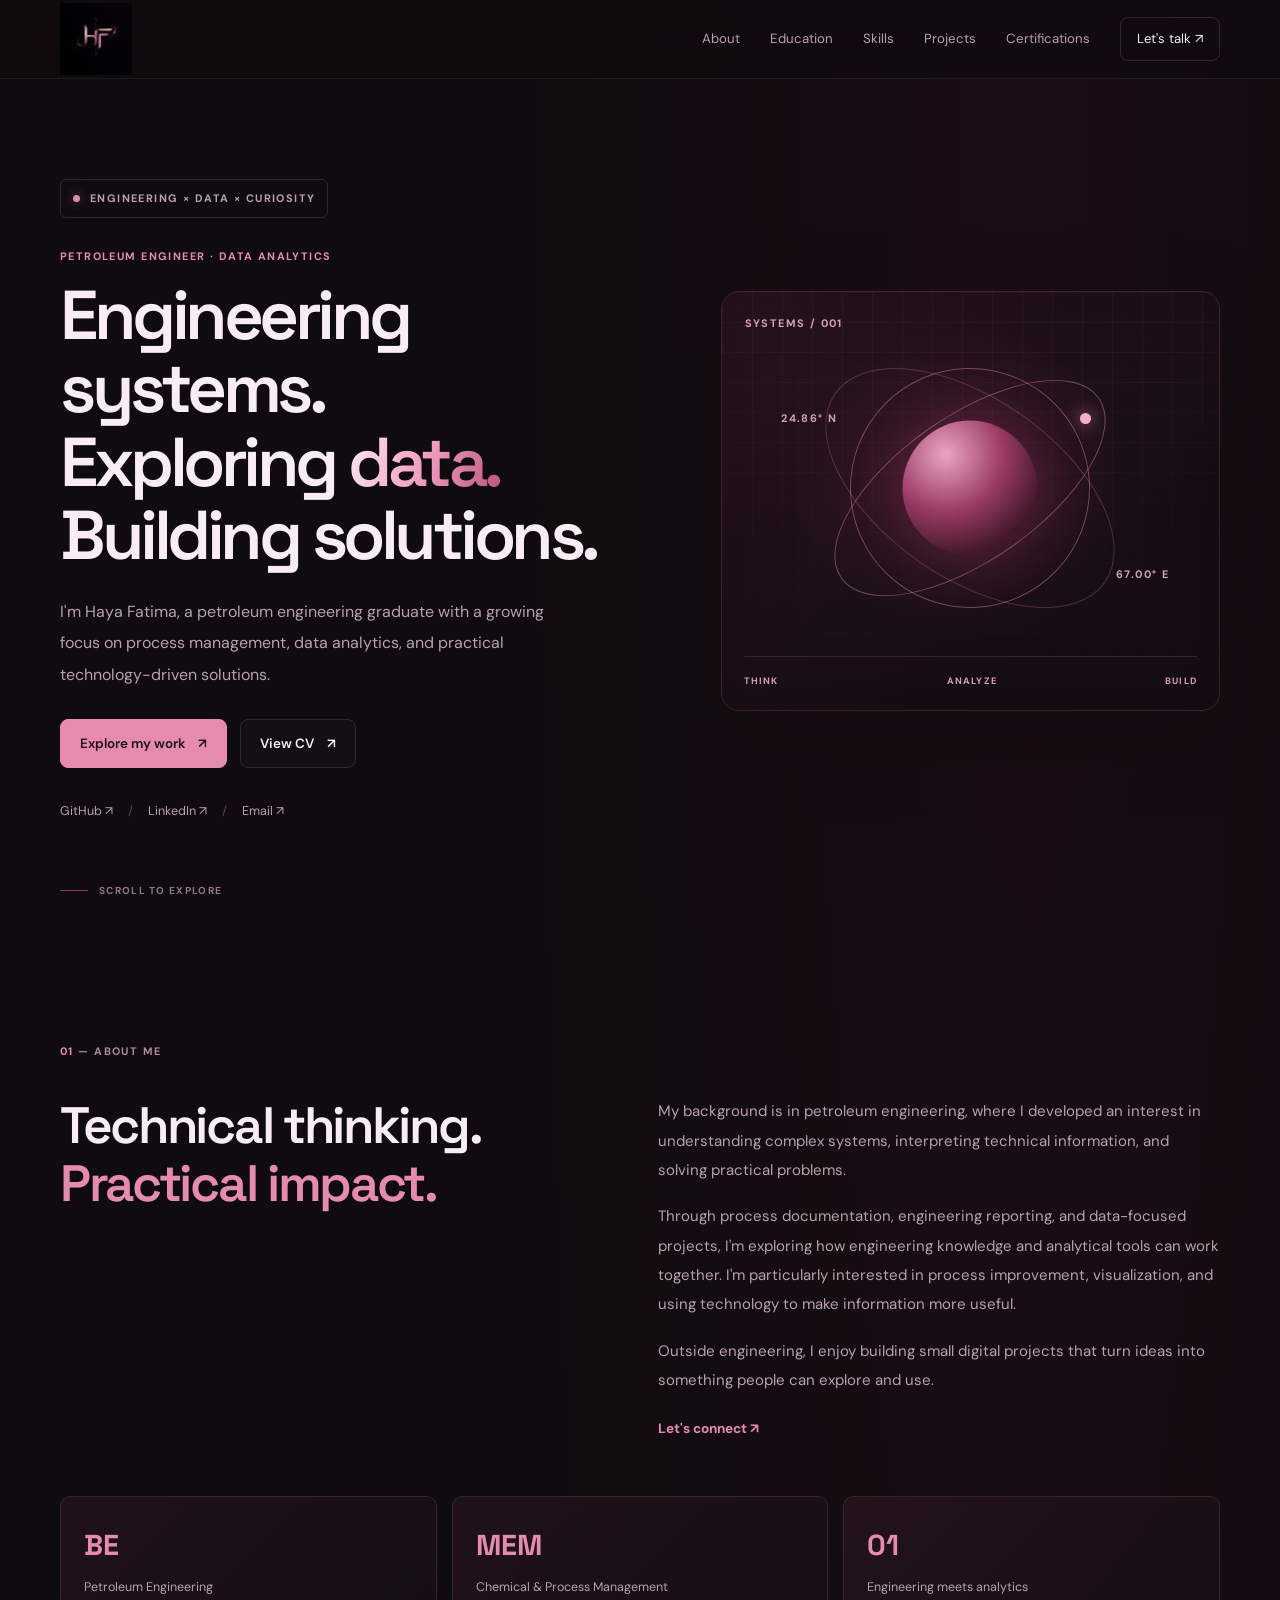
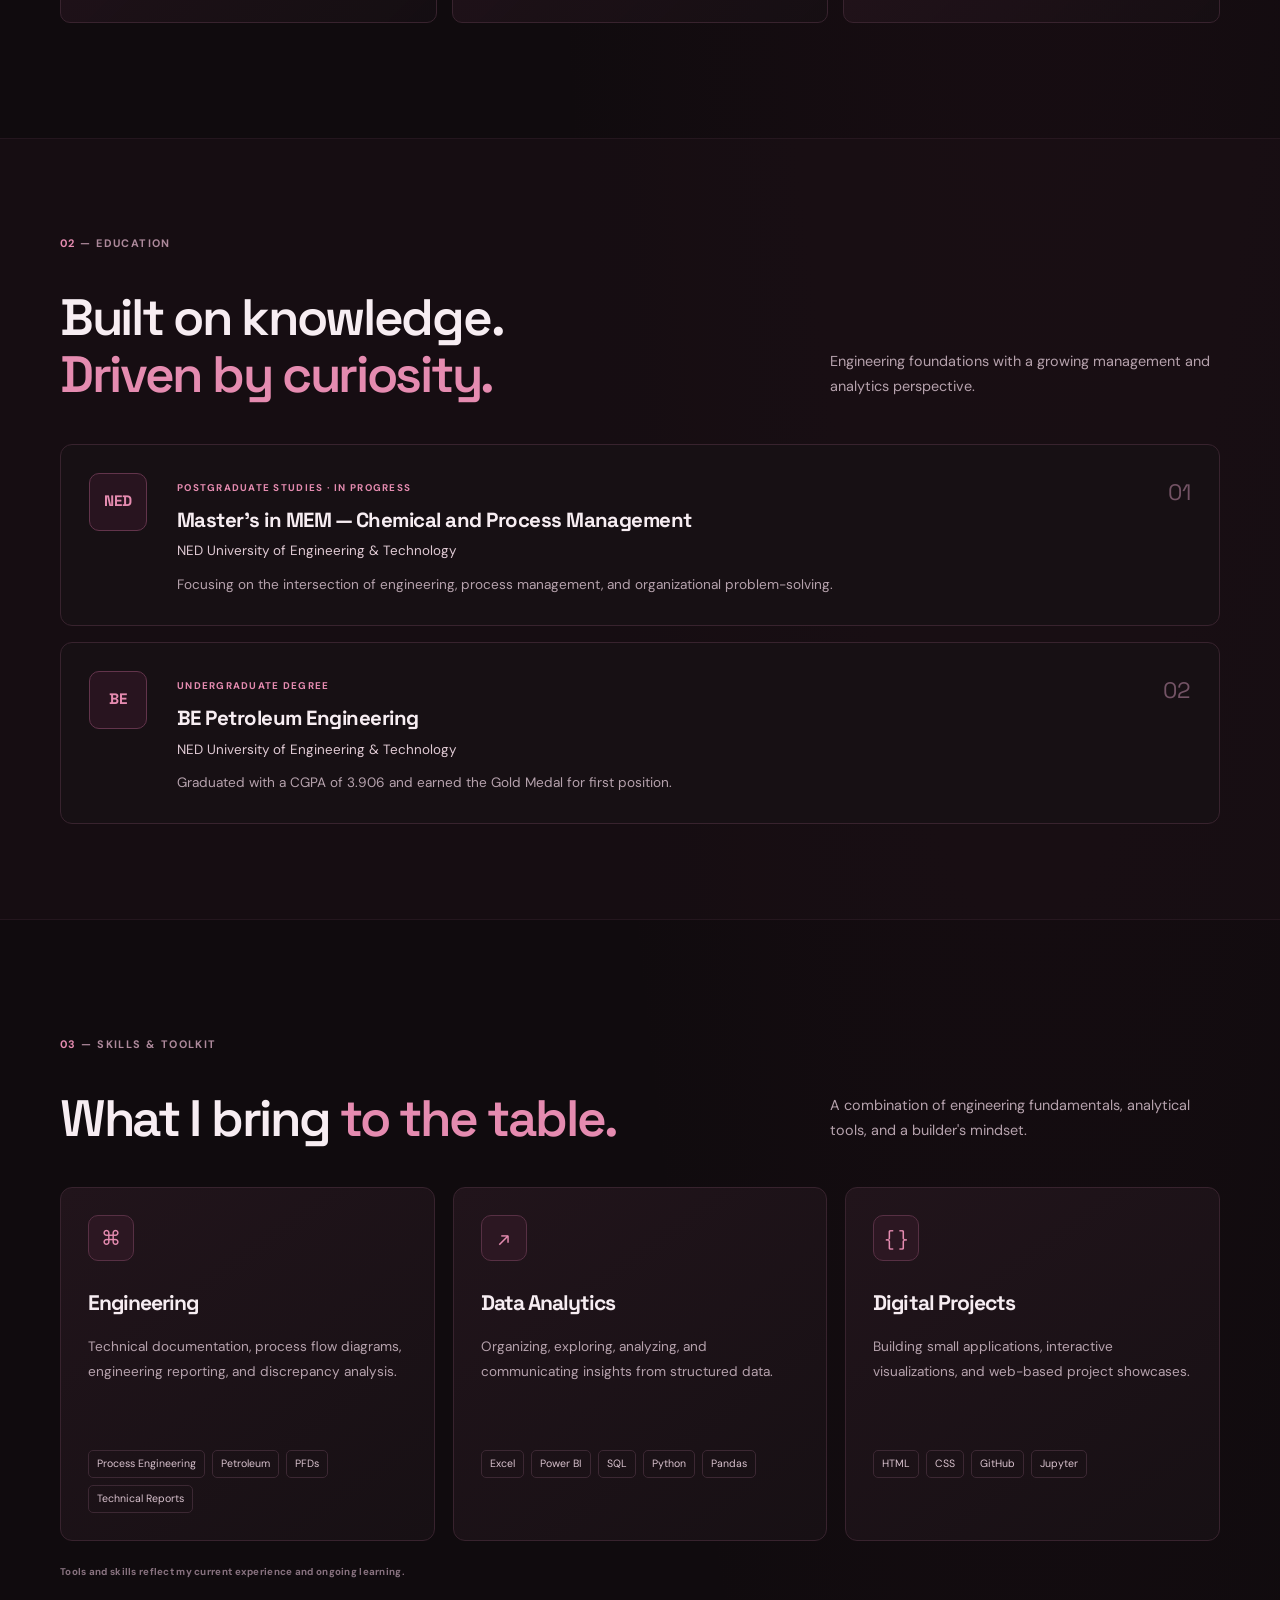
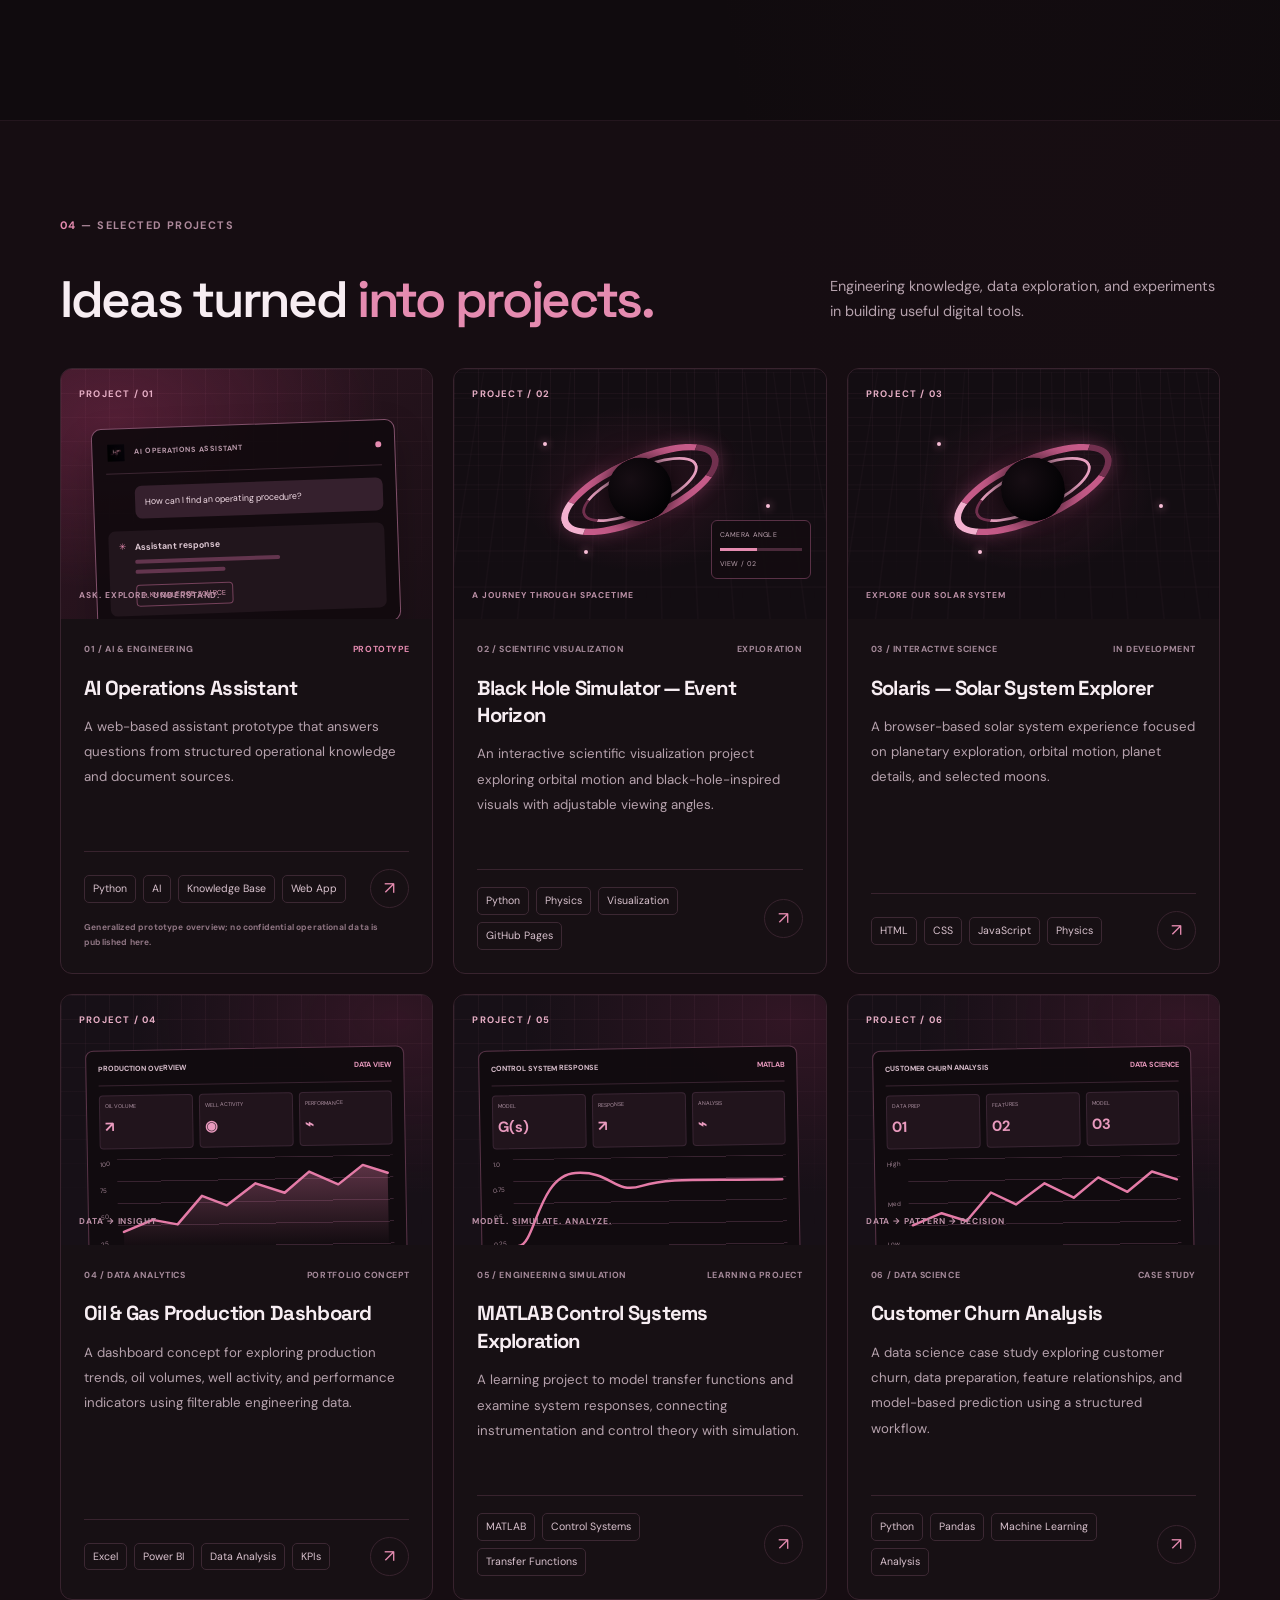
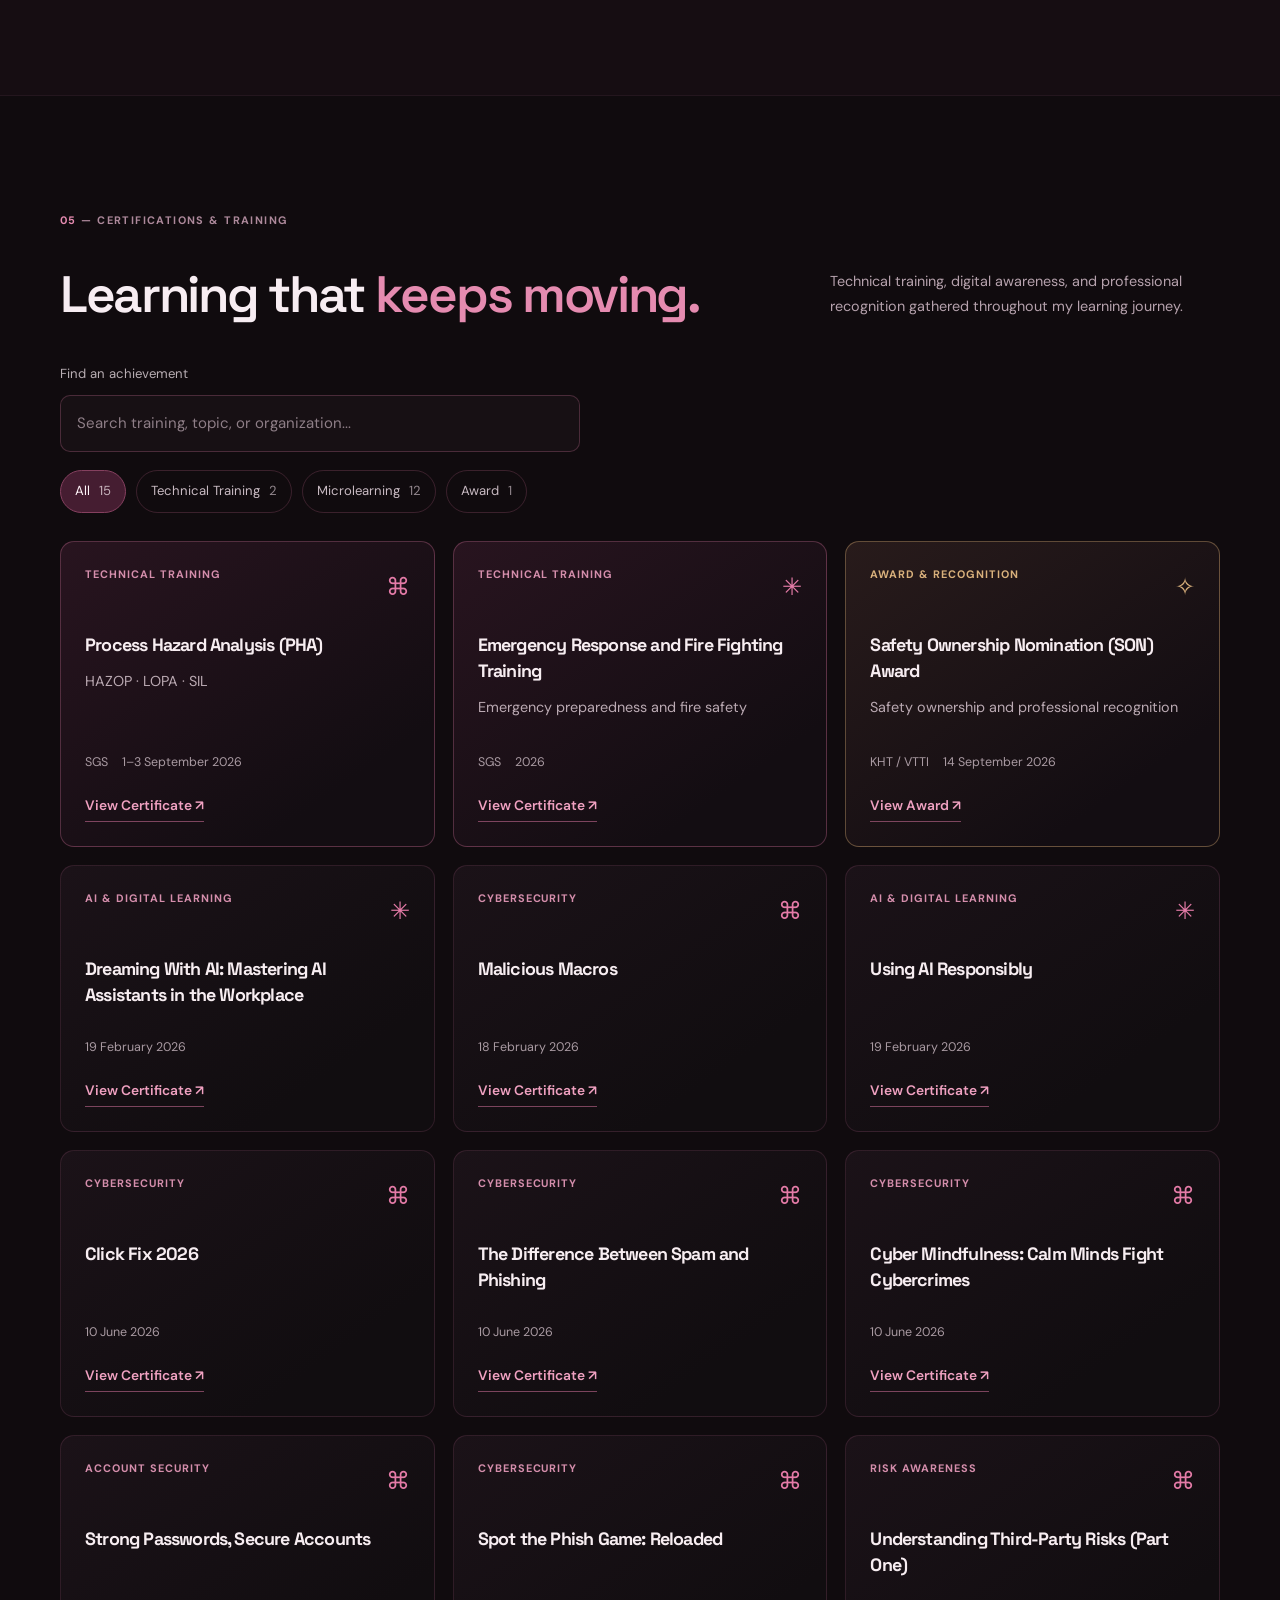
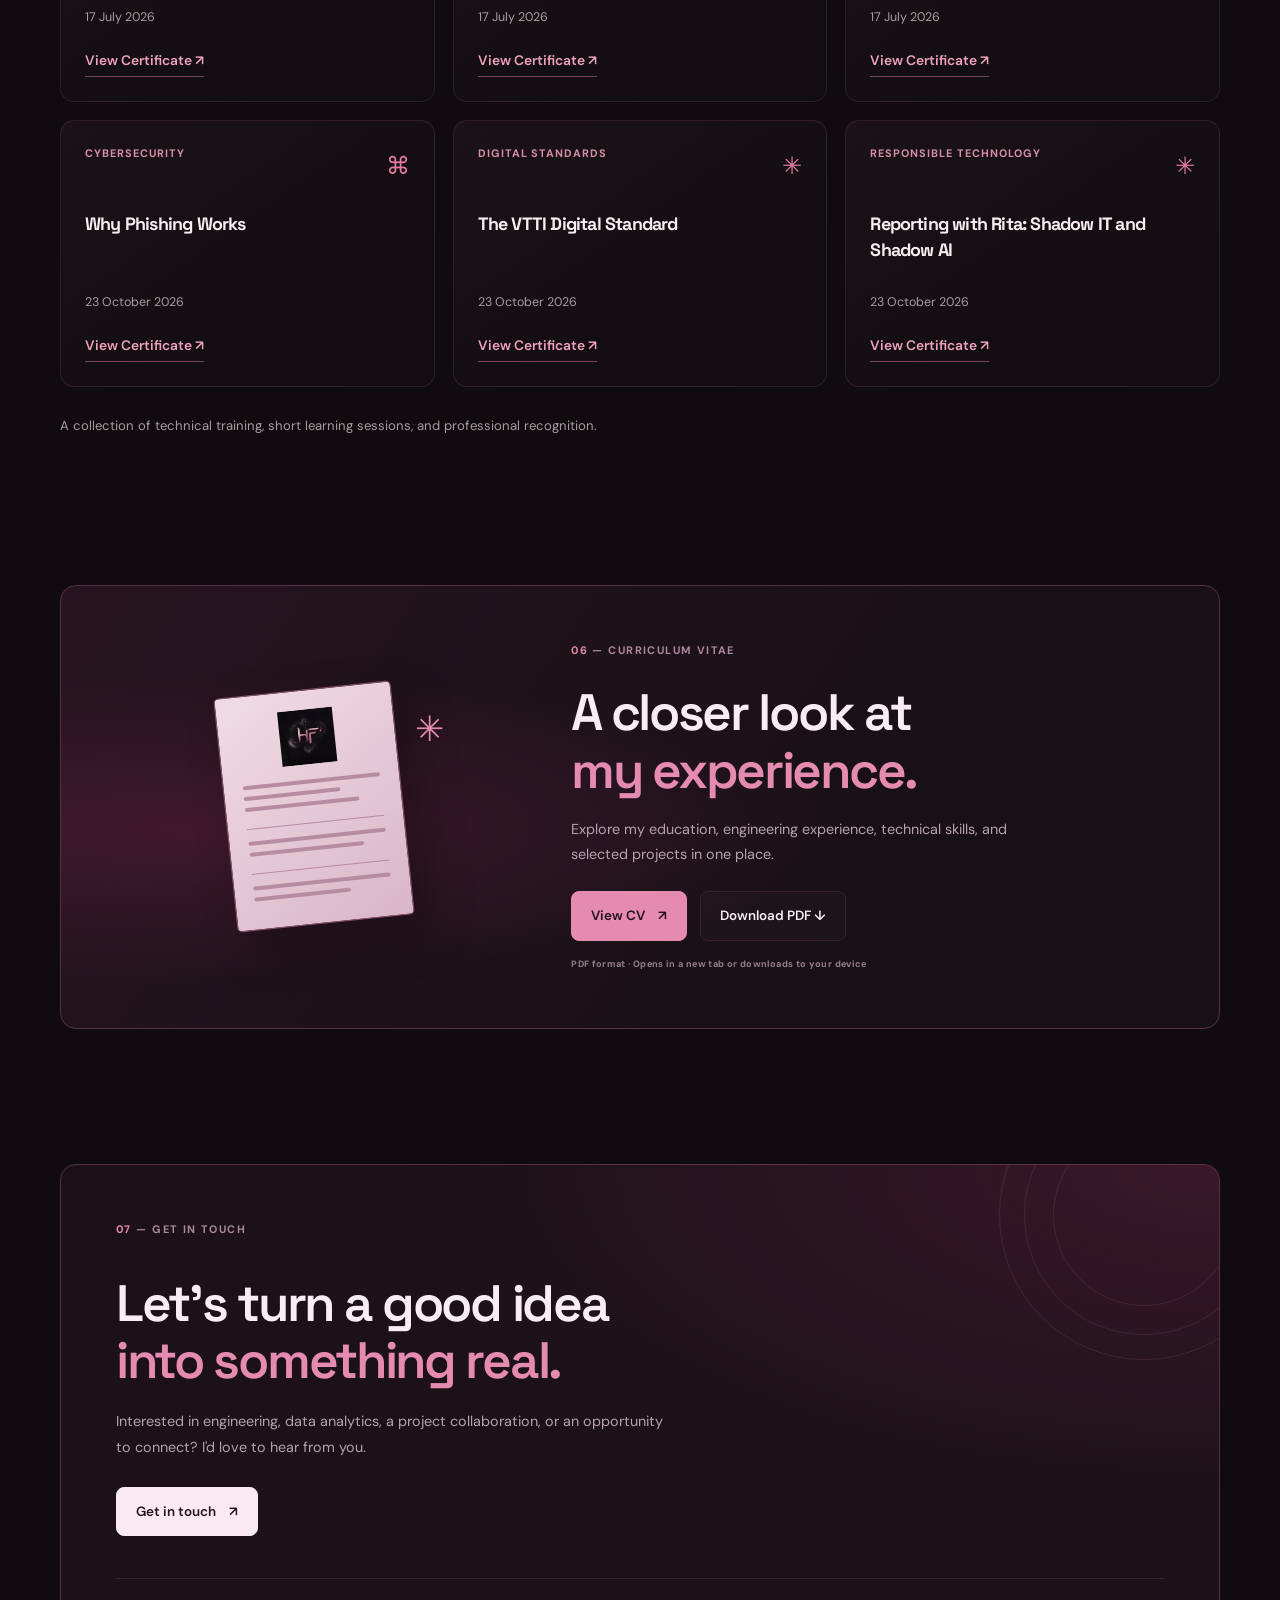
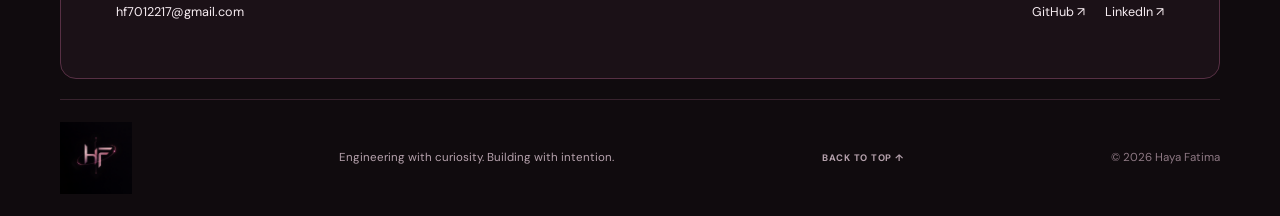
<file: index.html>
<!DOCTYPE html>
<html lang="en">
<head>
  <meta charset="UTF-8">
  <meta name="viewport" content="width=device-width, initial-scale=1.0">
  <meta name="theme-color" content="#100b0e">
  <meta name="description" content="Haya Fatima — Petroleum Engineer, Process Engineering professional, and Data Analytics enthusiast. Explore engineering projects, certifications, technical training, and education.">

  <title>Haya Fatima | Engineering &amp; Data Analytics</title>

  <link rel="preconnect" href="https://fonts.googleapis.com">
  <link rel="preconnect" href="https://fonts.gstatic.com" crossorigin>
  <link href="https://fonts.googleapis.com/css2?family=DM+Sans:wght@400;500;600;700&family=Space+Grotesk:wght@400;500;600;700&display=swap" rel="stylesheet">

  <link rel="stylesheet" href="style.css">

  <style>
    /* CERTIFICATIONS */
    .certifications-section { position: relative; }

    .certification-controls { margin: 36px 0 28px; }

    .cert-search-label {
      display: block;
      margin-bottom: 9px;
      color: #b8aeb3;
      font-size: .82rem;
    }

    .cert-search {
      width: 100%;
      max-width: 520px;
      padding: 14px 16px;
      border: 1px solid rgba(228,123,167,.25);
      border-radius: 10px;
      background: #171014;
      color: #f7edf1;
      font: inherit;
      outline: none;
    }

    .cert-search:focus {
      border-color: #e47ba7;
      box-shadow: 0 0 0 3px rgba(228,123,167,.1);
    }

    .cert-search::placeholder { color: #8e7e87; }

    .cert-filters {
      display: flex;
      flex-wrap: wrap;
      gap: 10px;
      margin-top: 18px;
    }

    .cert-filter {
      padding: 9px 14px;
      border: 1px solid rgba(228,123,167,.2);
      border-radius: 999px;
      background: transparent;
      color: #c8bac2;
      font: inherit;
      font-size: .82rem;
      cursor: pointer;
      transition: background .2s, color .2s, border-color .2s;
    }

    .cert-filter span { margin-left: 5px; opacity: .7; }

    .cert-filter:hover,
    .cert-filter.active {
      background: #451d31;
      border-color: #85405f;
      color: #fff4f8;
    }

    .certification-grid {
      display: grid;
      grid-template-columns: repeat(3, minmax(0, 1fr));
      gap: 18px;
    }

    .cert-card {
      display: flex;
      flex-direction: column;
      min-width: 0;
      padding: 24px;
      border: 1px solid rgba(228,123,167,.14);
      border-radius: 14px;
      background: linear-gradient(145deg, #1b1218, #110d10 75%);
      transition: transform .2s ease, border-color .2s ease;
    }

    .cert-card:hover {
      transform: translateY(-3px);
      border-color: rgba(228,123,167,.48);
    }

    .cert-card[hidden] { display: none !important; }

    .cert-card-top {
      display: flex;
      align-items: flex-start;
      justify-content: space-between;
      gap: 12px;
      margin-bottom: 24px;
    }

    .cert-type {
      color: #d58eac;
      font-size: .68rem;
      font-weight: 700;
      letter-spacing: .09em;
      line-height: 1.6;
    }

    .cert-symbol { color: #e47ba7; font-size: 1.5rem; }

    .cert-card h3 {
      margin: 0 0 12px;
      color: #f7edf1;
      font-family: "Space Grotesk", sans-serif;
      font-size: 1.12rem;
      line-height: 1.45;
    }

    .cert-subtitle {
      margin: 0 0 16px;
      color: #bbaab3;
      font-size: .9rem;
      line-height: 1.6;
    }

    .cert-details {
      display: flex;
      flex-wrap: wrap;
      gap: 8px 14px;
      margin-top: auto;
      padding-top: 18px;
      color: #a99aa2;
      font-size: .78rem;
      line-height: 1.6;
    }

    .cert-link {
      display: inline-flex;
      align-self: flex-start;
      margin-top: 20px;
      padding-bottom: 4px;
      border-bottom: 1px solid rgba(228,123,167,.5);
      color: #f0a1c1;
      font-size: .86rem;
      font-weight: 600;
      text-decoration: none;
    }

    .cert-link:hover { color: #fff; border-color: #fff; }

    .cert-featured {
      border-color: rgba(228,123,167,.3);
      background: linear-gradient(145deg, #28141f, #130d12 78%);
    }

    .cert-award {
      border-color: rgba(219,174,117,.38);
      background: linear-gradient(145deg, #281b1b, #130d12 78%);
    }

    .cert-award .cert-type,
    .cert-award .cert-symbol { color: #d9b17c; }

    .cert-empty {
      padding: 28px 0;
      color: #bbaab3;
      text-align: center;
    }

    .cert-note {
      margin-top: 28px;
      color: #a99aa2;
      font-size: .82rem;
      line-height: 1.7;
    }

    @media (max-width: 900px) {
      .certification-grid { grid-template-columns: repeat(2, minmax(0, 1fr)); }
    }

    @media (max-width: 560px) {
      .certification-grid { grid-template-columns: 1fr; }
      .cert-card { padding: 21px; }
      .cert-filters { gap: 8px; }
      .cert-filter { padding: 8px 11px; }
    }
  </style>
</head>

<body>
  <header class="site-header">
    <nav class="nav container" aria-label="Main navigation">
      <a class="logo" href="#home" aria-label="Haya Fatima home">
        <img src="./assets/logo.png" alt="Haya Fatima logo" class="brand-image brand-image-nav">
      </a>

      <div class="nav-links">
        <a href="#about">About</a>
        <a href="#education">Education</a>
        <a href="#skills">Skills</a>
        <a href="#projects">Projects</a>
        <a href="#certifications">Certifications</a>
        <a class="nav-cta" href="#contact">Let's talk ↗</a>
      </div>
    </nav>
  </header>

  <main>
    <!-- HERO -->
    <section class="hero container" id="home">
      <div class="hero-copy">
        <div class="eyebrow">
          <span class="status-dot"></span>
          ENGINEERING × DATA × CURIOSITY
        </div>

        <p class="hero-kicker">PETROLEUM ENGINEER · DATA ANALYTICS</p>

        <h1>
          Engineering systems.<br>
          Exploring <span class="gradient-text">data.</span><br>
          Building solutions.
        </h1>

        <p class="hero-description">
          I'm Haya Fatima, a petroleum engineering graduate with a
          growing focus on process management, data analytics, and
          practical technology-driven solutions.
        </p>

        <div class="hero-actions">
          <a class="button button-primary" href="#projects">Explore my work <span>↗</span></a>
          <a class="button button-secondary" href="./assets/Haya%20Fatima%20CV.pdf" target="_blank" rel="noopener noreferrer">View CV <span>↗</span></a>
        </div>

        <div class="hero-socials">
          <a href="https://github.com/HayaFatima-003" target="_blank" rel="noopener noreferrer">GitHub ↗</a>
          <span>/</span>
          <a href="https://www.linkedin.com/in/haya-f-849878266/" target="_blank" rel="noopener noreferrer">LinkedIn ↗</a>
          <span>/</span>
          <a href="mailto:hf7012217@gmail.com">Email ↗</a>
        </div>
      </div>

      <div class="hero-art" aria-label="Abstract engineering-inspired maroon artwork">
        <div class="hero-art-label">SYSTEMS / 001</div>
        <div class="hero-ring ring-a"></div>
        <div class="hero-ring ring-b"></div>
        <div class="hero-ring ring-c"></div>
        <div class="hero-orb"></div>
        <div class="hero-orbit-dot"></div>
        <div class="hero-coordinate coord-one">24.86° N</div>
        <div class="hero-coordinate coord-two">67.00° E</div>
        <div class="hero-art-bottom"><span>THINK</span><span>ANALYZE</span><span>BUILD</span></div>
      </div>

      <a class="scroll-cue" href="#about"><span></span> SCROLL TO EXPLORE</a>
    </section>

    <!-- ABOUT -->
    <section class="section container" id="about">
      <div class="section-label"><span>01</span> — ABOUT ME</div>

      <div class="about-grid">
        <h2>Technical thinking.<br><span>Practical impact.</span></h2>
        <div class="about-copy">
          <p>My background is in petroleum engineering, where I developed an interest in understanding complex systems, interpreting technical information, and solving practical problems.</p>
          <p>Through process documentation, engineering reporting, and data-focused projects, I'm exploring how engineering knowledge and analytical tools can work together. I'm particularly interested in process improvement, visualization, and using technology to make information more useful.</p>
          <p>Outside engineering, I enjoy building small digital projects that turn ideas into something people can explore and use.</p>
          <a class="text-link" href="#contact">Let's connect ↗</a>
        </div>
      </div>

      <div class="about-stats">
        <article class="stat-card"><span class="stat-number">BE</span><span class="stat-caption">Petroleum Engineering</span></article>
        <article class="stat-card"><span class="stat-number">MEM</span><span class="stat-caption">Chemical &amp; Process Management</span></article>
        <article class="stat-card"><span class="stat-number">01</span><span class="stat-caption">Engineering meets analytics</span></article>
      </div>
    </section>

    <!-- EDUCATION -->
    <section class="section education-section" id="education">
      <div class="container">
        <div class="section-label"><span>02</span> — EDUCATION</div>
        <div class="section-heading">
          <h2>Built on knowledge.<br><span>Driven by curiosity.</span></h2>
          <p>Engineering foundations with a growing management and analytics perspective.</p>
        </div>

        <div class="education-list">
          <article class="education-card">
            <div class="education-mark">NED</div>
            <div class="education-content">
              <span class="card-overline">POSTGRADUATE STUDIES · IN PROGRESS</span>
              <h3>Master's in MEM — Chemical and Process Management</h3>
              <p class="institution">NED University of Engineering &amp; Technology</p>
              <p>Focusing on the intersection of engineering, process management, and organizational problem-solving.</p>
            </div>
            <span class="education-index">01</span>
          </article>

          <article class="education-card">
            <div class="education-mark">BE</div>
            <div class="education-content">
              <span class="card-overline">UNDERGRADUATE DEGREE</span>
              <h3>BE Petroleum Engineering</h3>
              <p class="institution">NED University of Engineering &amp; Technology</p>
              <p>Graduated with a CGPA of 3.906 and earned the Gold Medal for first position.</p>
            </div>
            <span class="education-index">02</span>
          </article>
        </div>
      </div>
    </section>

    <!-- SKILLS -->
    <section class="section container" id="skills">
      <div class="section-label"><span>03</span> — SKILLS &amp; TOOLKIT</div>
      <div class="section-heading">
        <h2>What I bring <span>to the table.</span></h2>
        <p>A combination of engineering fundamentals, analytical tools, and a builder's mindset.</p>
      </div>

      <div class="skills-grid">
        <article class="skill-card">
          <div class="skill-icon">⌘</div>
          <h3>Engineering</h3>
          <p>Technical documentation, process flow diagrams, engineering reporting, and discrepancy analysis.</p>
          <div class="tags"><span>Process Engineering</span><span>Petroleum</span><span>PFDs</span><span>Technical Reports</span></div>
        </article>

        <article class="skill-card">
          <div class="skill-icon">↗</div>
          <h3>Data Analytics</h3>
          <p>Organizing, exploring, analyzing, and communicating insights from structured data.</p>
          <div class="tags"><span>Excel</span><span>Power BI</span><span>SQL</span><span>Python</span><span>Pandas</span></div>
        </article>

        <article class="skill-card">
          <div class="skill-icon">{ }</div>
          <h3>Digital Projects</h3>
          <p>Building small applications, interactive visualizations, and web-based project showcases.</p>
          <div class="tags"><span>HTML</span><span>CSS</span><span>GitHub</span><span>Jupyter</span></div>
        </article>
      </div>

      <p class="skills-note">Tools and skills reflect my current experience and ongoing learning.</p>
    </section>

    <!-- PROJECTS -->
    <section class="section projects-section" id="projects">
      <div class="container">
        <div class="section-label"><span>04</span> — SELECTED PROJECTS</div>
        <div class="section-heading projects-heading">
          <h2>Ideas turned <span>into projects.</span></h2>
          <p>Engineering knowledge, data exploration, and experiments in building useful digital tools.</p>
        </div>

        <div class="project-grid">
          <article class="project-card">
            <div class="project-visual visual-assistant">
              <span class="visual-index">PROJECT / 01</span>
              <div class="assistant-ui">
                <div class="assistant-topbar">
                  <span class="mini-logo"><img src="./assets/logo.png" alt="" class="brand-image brand-image-mini"></span>
                  <span>AI OPERATIONS ASSISTANT</span><i></i>
                </div>
                <div class="chat-row user-chat">How can I find an operating procedure?</div>
                <div class="chat-row bot-chat">
                  <span class="bot-mark">✳</span>
                  <div><b>Assistant response</b><span class="chat-line"></span><span class="chat-line short"></span><span class="reference-chip">↗ KNOWLEDGE SOURCE</span></div>
                </div>
              </div>
              <span class="visual-caption">ASK. EXPLORE. UNDERSTAND.</span>
            </div>
            <div class="project-info">
              <div class="project-meta"><span>01 / AI &amp; ENGINEERING</span><span class="project-status">PROTOTYPE</span></div>
              <h3>AI Operations Assistant</h3>
              <p>A web-based assistant prototype that answers questions from structured operational knowledge and document sources.</p>
              <div class="project-footer">
                <div class="tags"><span>Python</span><span>AI</span><span>Knowledge Base</span><span>Web App</span></div>
                <a class="project-link" href="https://hayafatima-003.github.io/AI_ASSISTANT_FRONTEND/" target="_blank" rel="noopener noreferrer" aria-label="Explore AI Operations Assistant">↗</a>
              </div>
              <p class="project-footnote">Generalized prototype overview; no confidential operational data is published here.</p>
            </div>
          </article>

          <article class="project-card">
            <div class="project-visual visual-blackhole">
              <span class="visual-index">PROJECT / 02</span><div class="space-grid"></div>
              <div class="space-star star-a"></div><div class="space-star star-b"></div><div class="space-star star-c"></div>
              <div class="blackhole-scene"><div class="accretion-ring"></div><div class="accretion-ring ring-inner"></div><div class="event-horizon"></div></div>
              <div class="sim-control"><span>CAMERA ANGLE</span><div class="fake-slider"><i></i></div><span>VIEW / 02</span></div>
              <span class="visual-caption">A JOURNEY THROUGH SPACETIME</span>
            </div>
            <div class="project-info">
              <div class="project-meta"><span>02 / SCIENTIFIC VISUALIZATION</span><span>EXPLORATION</span></div>
              <h3>Black Hole Simulator — Event Horizon</h3>
              <p>An interactive scientific visualization project exploring orbital motion and black-hole-inspired visuals with adjustable viewing angles.</p>
              <div class="project-footer">
                <div class="tags"><span>Python</span><span>Physics</span><span>Visualization</span><span>GitHub Pages</span></div>
                <a class="project-link" href="https://hayafatima-003.github.io/Black-hole-simulator/" target="_blank" rel="noopener noreferrer" aria-label="Explore Black Hole Simulator">↗</a>
              </div>
            </div>
          </article>

          <article class="project-card">
            <div class="project-visual visual-blackhole">
              <span class="visual-index">PROJECT / 03</span><div class="space-grid"></div>
              <div class="space-star star-a"></div><div class="space-star star-b"></div><div class="space-star star-c"></div>
              <div class="blackhole-scene"><div class="accretion-ring"></div><div class="accretion-ring ring-inner"></div><div class="event-horizon"></div></div>
              <span class="visual-caption">EXPLORE OUR SOLAR SYSTEM</span>
            </div>
            <div class="project-info">
              <div class="project-meta"><span>03 / INTERACTIVE SCIENCE</span><span>IN DEVELOPMENT</span></div>
              <h3>Solaris — Solar System Explorer</h3>
              <p>A browser-based solar system experience focused on planetary exploration, orbital motion, planet details, and selected moons.</p>
              <div class="project-footer">
                <div class="tags"><span>HTML</span><span>CSS</span><span>JavaScript</span><span>Physics</span></div>
                <a class="project-link" href="https://hayafatima-003.github.io/Solaris/" target="_blank" rel="noopener noreferrer" aria-label="Explore Solaris">↗</a>
              </div>
            </div>
          </article>

          <article class="project-card">
            <div class="project-visual visual-dashboard">
              <span class="visual-index">PROJECT / 04</span>
              <div class="dashboard-ui">
                <div class="dashboard-top"><span>PRODUCTION OVERVIEW</span><span class="dashboard-live">DATA VIEW</span></div>
                <div class="dashboard-kpis"><div><span>OIL VOLUME</span><b>↗</b></div><div><span>WELL ACTIVITY</span><b>◉</b></div><div><span>PERFORMANCE</span><b>⌁</b></div></div>
                <div class="chart-panel"><div class="chart-y-labels"><span>100</span><span>75</span><span>50</span><span>25</span></div><div class="chart-area"><div class="chart-guides"></div>
                  <svg class="production-chart" viewBox="0 0 320 110" role="img" aria-label="Illustrative production trend line">
                    <defs><linearGradient id="chartFill4" x1="0" y1="0" x2="0" y2="1"><stop offset="0%" stop-color="#e47ba7" stop-opacity=".35"/><stop offset="100%" stop-color="#e47ba7" stop-opacity="0"/></linearGradient></defs>
                    <path d="M0 88 L35 74 L65 80 L95 46 L125 58 L160 32 L195 44 L225 19 L260 35 L290 12 L320 22 L320 110 L0 110 Z" fill="url(#chartFill4)"/>
                    <polyline points="0,88 35,74 65,80 95,46 125,58 160,32 195,44 225,19 260,35 290,12 320,22" fill="none" stroke="#e47ba7" stroke-width="3" stroke-linecap="round" stroke-linejoin="round"/>
                  </svg>
                </div></div>
                <div class="chart-legend"><span></span> Illustrative production trend</div>
              </div>
              <span class="visual-caption">DATA → INSIGHT</span>
            </div>
            <div class="project-info">
              <div class="project-meta"><span>04 / DATA ANALYTICS</span><span>PORTFOLIO CONCEPT</span></div>
              <h3>Oil &amp; Gas Production Dashboard</h3>
              <p>A dashboard concept for exploring production trends, oil volumes, well activity, and performance indicators using filterable engineering data.</p>
              <div class="project-footer">
                <div class="tags"><span>Excel</span><span>Power BI</span><span>Data Analysis</span><span>KPIs</span></div>
                <a class="project-link" href="https://github.com/HayaFatima-003" target="_blank" rel="noopener noreferrer" aria-label="Explore Oil and Gas Production Dashboard">↗</a>
              </div>
            </div>
          </article>

          <article class="project-card">
            <div class="project-visual visual-dashboard">
              <span class="visual-index">PROJECT / 05</span>
              <div class="dashboard-ui">
                <div class="dashboard-top"><span>CONTROL SYSTEM RESPONSE</span><span class="dashboard-live">MATLAB</span></div>
                <div class="dashboard-kpis"><div><span>MODEL</span><b>G(s)</b></div><div><span>RESPONSE</span><b>↗</b></div><div><span>ANALYSIS</span><b>⌁</b></div></div>
                <div class="chart-panel"><div class="chart-y-labels"><span>1.0</span><span>0.75</span><span>0.5</span><span>0.25</span></div><div class="chart-area"><div class="chart-guides"></div>
                  <svg class="production-chart" viewBox="0 0 320 110" role="img" aria-label="Illustrative step response curve"><path d="M0 105 C20 105 25 20 70 18 S115 45 150 35 S220 30 320 30" fill="none" stroke="#e47ba7" stroke-width="3" stroke-linecap="round"/></svg>
                </div></div>
                <div class="chart-legend"><span></span> Illustrative response (replace with actual result)</div>
              </div>
              <span class="visual-caption">MODEL. SIMULATE. ANALYZE.</span>
            </div>
            <div class="project-info">
              <div class="project-meta"><span>05 / ENGINEERING SIMULATION</span><span>LEARNING PROJECT</span></div>
              <h3>MATLAB Control Systems Exploration</h3>
              <p>A learning project to model transfer functions and examine system responses, connecting instrumentation and control theory with simulation.</p>
              <div class="project-footer">
                <div class="tags"><span>MATLAB</span><span>Control Systems</span><span>Transfer Functions</span></div>
                <a class="project-link" href="https://github.com/HayaFatima-003" target="_blank" rel="noopener noreferrer" aria-label="Explore MATLAB Control Systems project">↗</a>
              </div>
            </div>
          </article>

          <article class="project-card">
            <div class="project-visual visual-dashboard">
              <span class="visual-index">PROJECT / 06</span>
              <div class="dashboard-ui">
                <div class="dashboard-top"><span>CUSTOMER CHURN ANALYSIS</span><span class="dashboard-live">DATA SCIENCE</span></div>
                <div class="dashboard-kpis"><div><span>DATA PREP</span><b>01</b></div><div><span>FEATURES</span><b>02</b></div><div><span>MODEL</span><b>03</b></div></div>
                <div class="chart-panel"><div class="chart-y-labels"><span>High</span><span>Med</span><span>Low</span></div><div class="chart-area"><div class="chart-guides"></div>
                  <svg class="production-chart" viewBox="0 0 320 110" role="img" aria-label="Illustrative data science trend"><polyline points="0,80 35,66 65,76 95,42 125,57 160,32 195,50 225,26 260,44 290,20 320,30" fill="none" stroke="#e47ba7" stroke-width="3" stroke-linecap="round" stroke-linejoin="round"/></svg>
                </div></div>
                <div class="chart-legend"><span></span> Illustrative analysis graphic</div>
              </div>
              <span class="visual-caption">DATA → PATTERN → DECISION</span>
            </div>
            <div class="project-info">
              <div class="project-meta"><span>06 / DATA SCIENCE</span><span>CASE STUDY</span></div>
              <h3>Customer Churn Analysis</h3>
              <p>A data science case study exploring customer churn, data preparation, feature relationships, and model-based prediction using a structured workflow.</p>
              <div class="project-footer">
                <div class="tags"><span>Python</span><span>Pandas</span><span>Machine Learning</span><span>Analysis</span></div>
                <a class="project-link" href="https://github.com/HayaFatima-003/Data-Science/blob/main/Churn%20Analysis.ipynb" target="_blank" rel="noopener noreferrer" aria-label="Explore Customer Churn Analysis">↗</a>
              </div>
            </div>
          </article>
        </div>
      </div>
    </section>

    <!-- CERTIFICATIONS & TRAINING -->
    <section class="section certifications-section" id="certifications">
      <div class="container">
        <div class="section-label"><span>05</span> — CERTIFICATIONS &amp; TRAINING</div>

        <div class="section-heading">
          <h2>Learning that <span>keeps moving.</span></h2>
          <p>Technical training, digital awareness, and professional recognition gathered throughout my learning journey.</p>
        </div>

        <div class="certification-controls">
          <label class="cert-search-label" for="certSearch">Find an achievement</label>
          <input type="search" id="certSearch" class="cert-search" placeholder="Search training, topic, or organization...">

          <div class="cert-filters" aria-label="Filter achievements">
            <button class="cert-filter active" type="button" data-filter="all" aria-pressed="true">All <span>15</span></button>
            <button class="cert-filter" type="button" data-filter="technical" aria-pressed="false">Technical Training <span>2</span></button>
            <button class="cert-filter" type="button" data-filter="microlearning" aria-pressed="false">Microlearning <span>12</span></button>
            <button class="cert-filter" type="button" data-filter="award" aria-pressed="false">Award <span>1</span></button>
          </div>
        </div>

        <div class="certification-grid" id="certificationGrid">
          <article class="cert-card cert-featured" data-category="technical">
            <div class="cert-card-top"><span class="cert-type">TECHNICAL TRAINING</span><span class="cert-symbol">⌘</span></div>
            <h3>Process Hazard Analysis (PHA)</h3>
            <p class="cert-subtitle">HAZOP · LOPA · SIL</p>
            <div class="cert-details"><span>SGS</span><span>1–3 September 2026</span></div>
            <a class="cert-link" href="./assets/certificates/certificate1.pdf" target="_blank" rel="noopener noreferrer">View Certificate ↗</a>
          </article>

          <article class="cert-card cert-featured" data-category="technical">
            <div class="cert-card-top"><span class="cert-type">TECHNICAL TRAINING</span><span class="cert-symbol">✳</span></div>
            <h3>Emergency Response and Fire Fighting Training</h3>
            <p class="cert-subtitle">Emergency preparedness and fire safety</p>
            <div class="cert-details"><span>SGS</span><span>2026</span></div>
            <a class="cert-link" href="./assets/certificates/certificate2.pdf" target="_blank" rel="noopener noreferrer">View Certificate ↗</a>
          </article>

          <article class="cert-card cert-award" data-category="award">
            <div class="cert-card-top"><span class="cert-type">AWARD &amp; RECOGNITION</span><span class="cert-symbol">✧</span></div>
            <h3>Safety Ownership Nomination (SON) Award</h3>
            <p class="cert-subtitle">Safety ownership and professional recognition</p>
            <div class="cert-details"><span>KHT / VTTI</span><span>14 September 2026</span></div>
            <a class="cert-link" href="./assets/certificates/certificate3.pdf" target="_blank" rel="noopener noreferrer">View Award ↗</a>
          </article>

          <article class="cert-card" data-category="microlearning">
            <div class="cert-card-top"><span class="cert-type">AI &amp; DIGITAL LEARNING</span><span class="cert-symbol">✳</span></div>
            <h3>Dreaming With AI: Mastering AI Assistants in the Workplace</h3>
            <div class="cert-details"><span>19 February 2026</span></div>
            <a class="cert-link" href="./assets/certificates/certificate4.pdf" target="_blank" rel="noopener noreferrer">View Certificate ↗</a>
          </article>

          <article class="cert-card" data-category="microlearning">
            <div class="cert-card-top"><span class="cert-type">CYBERSECURITY</span><span class="cert-symbol">⌘</span></div>
            <h3>Malicious Macros</h3>
            <div class="cert-details"><span>18 February 2026</span></div>
            <a class="cert-link" href="./assets/certificates/certificate5.pdf" target="_blank" rel="noopener noreferrer">View Certificate ↗</a>
          </article>

          <article class="cert-card" data-category="microlearning">
            <div class="cert-card-top"><span class="cert-type">AI &amp; DIGITAL LEARNING</span><span class="cert-symbol">✳</span></div>
            <h3>Using AI Responsibly</h3>
            <div class="cert-details"><span>19 February 2026</span></div>
            <a class="cert-link" href="./assets/certificates/certificate6.pdf" target="_blank" rel="noopener noreferrer">View Certificate ↗</a>
          </article>

          <article class="cert-card" data-category="microlearning">
            <div class="cert-card-top"><span class="cert-type">CYBERSECURITY</span><span class="cert-symbol">⌘</span></div>
            <h3>Click Fix 2026</h3>
            <div class="cert-details"><span>10 June 2026</span></div>
            <a class="cert-link" href="./assets/certificates/certificate7.pdf" target="_blank" rel="noopener noreferrer">View Certificate ↗</a>
          </article>

          <article class="cert-card" data-category="microlearning">
            <div class="cert-card-top"><span class="cert-type">CYBERSECURITY</span><span class="cert-symbol">⌘</span></div>
            <h3>The Difference Between Spam and Phishing</h3>
            <div class="cert-details"><span>10 June 2026</span></div>
            <a class="cert-link" href="./assets/certificates/certificate8.pdf" target="_blank" rel="noopener noreferrer">View Certificate ↗</a>
          </article>

          <article class="cert-card" data-category="microlearning">
            <div class="cert-card-top"><span class="cert-type">CYBERSECURITY</span><span class="cert-symbol">⌘</span></div>
            <h3>Cyber Mindfulness: Calm Minds Fight Cybercrimes</h3>
            <div class="cert-details"><span>10 June 2026</span></div>
            <a class="cert-link" href="./assets/certificates/certificate9.pdf" target="_blank" rel="noopener noreferrer">View Certificate ↗</a>
          </article>

          <article class="cert-card" data-category="microlearning">
            <div class="cert-card-top"><span class="cert-type">ACCOUNT SECURITY</span><span class="cert-symbol">⌘</span></div>
            <h3>Strong Passwords, Secure Accounts</h3>
            <div class="cert-details"><span>17 July 2026</span></div>
            <a class="cert-link" href="./assets/certificates/certificate10.pdf" target="_blank" rel="noopener noreferrer">View Certificate ↗</a>
          </article>

          <article class="cert-card" data-category="microlearning">
            <div class="cert-card-top"><span class="cert-type">CYBERSECURITY</span><span class="cert-symbol">⌘</span></div>
            <h3>Spot the Phish Game: Reloaded</h3>
            <div class="cert-details"><span>17 July 2026</span></div>
            <a class="cert-link" href="./assets/certificates/certificate11.pdf" target="_blank" rel="noopener noreferrer">View Certificate ↗</a>
          </article>

          <article class="cert-card" data-category="microlearning">
            <div class="cert-card-top"><span class="cert-type">RISK AWARENESS</span><span class="cert-symbol">⌘</span></div>
            <h3>Understanding Third-Party Risks (Part One)</h3>
            <div class="cert-details"><span>17 July 2026</span></div>
            <a class="cert-link" href="./assets/certificates/certificate12.pdf" target="_blank" rel="noopener noreferrer">View Certificate ↗</a>
          </article>

          <article class="cert-card" data-category="microlearning">
            <div class="cert-card-top"><span class="cert-type">CYBERSECURITY</span><span class="cert-symbol">⌘</span></div>
            <h3>Why Phishing Works</h3>
            <div class="cert-details"><span>23 October 2026</span></div>
            <a class="cert-link" href="./assets/certificates/certificate13.pdf" target="_blank" rel="noopener noreferrer">View Certificate ↗</a>
          </article>

          <article class="cert-card" data-category="microlearning">
            <div class="cert-card-top"><span class="cert-type">DIGITAL STANDARDS</span><span class="cert-symbol">✳</span></div>
            <h3>The VTTI Digital Standard</h3>
            <div class="cert-details"><span>23 October 2026</span></div>
            <a class="cert-link" href="./assets/certificates/certificate14.pdf" target="_blank" rel="noopener noreferrer">View Certificate ↗</a>
          </article>

          <article class="cert-card" data-category="microlearning">
            <div class="cert-card-top"><span class="cert-type">RESPONSIBLE TECHNOLOGY</span><span class="cert-symbol">✳</span></div>
            <h3>Reporting with Rita: Shadow IT and Shadow AI</h3>
            <div class="cert-details"><span>23 October 2026</span></div>
            <a class="cert-link" href="./assets/certificates/certificate15.pdf" target="_blank" rel="noopener noreferrer">View Certificate ↗</a>
          </article>
        </div>

        <p class="cert-empty" id="certEmpty" hidden>No matching achievements found. Try another search.</p>
        <p class="cert-note">A collection of technical training, short learning sessions, and professional recognition.</p>
      </div>
    </section>

    <!-- CV -->
    <section class="section container" id="cv">
      <div class="cv-panel">
        <div class="cv-decoration">
          <div class="cv-paper">
            <div class="paper-monogram"><img src="./assets/logo.png" alt="Haya Fatima logo" class="brand-image brand-image-paper"></div>
            <span class="paper-line wide"></span><span class="paper-line"></span><span class="paper-line medium"></span>
            <div class="paper-section"></div><span class="paper-line wide"></span><span class="paper-line medium"></span>
            <div class="paper-section"></div><span class="paper-line wide"></span><span class="paper-line"></span>
          </div>
          <span class="cv-star">✳</span>
        </div>

        <div class="cv-copy">
          <div class="section-label"><span>06</span> — CURRICULUM VITAE</div>
          <h2>A closer look at<br><span>my experience.</span></h2>
          <p>Explore my education, engineering experience, technical skills, and selected projects in one place.</p>
          <div class="cv-actions">
            <a class="button button-primary" href="./assets/Haya%20Fatima%20CV.pdf" target="_blank" rel="noopener noreferrer">View CV <span>↗</span></a>
            <a class="button button-secondary" href="./assets/Haya%20Fatima%20CV.pdf" download="Haya Fatima CV.pdf">Download PDF ↓</a>
          </div>
          <p class="cv-note">PDF format · Opens in a new tab or downloads to your device</p>
        </div>
      </div>
    </section>

    <!-- CONTACT -->
    <section class="section container" id="contact">
      <div class="contact-panel">
        <div class="contact-decoration"></div>
        <div class="section-label"><span>07</span> — GET IN TOUCH</div>
        <h2>Let's turn a good idea<br><span>into something real.</span></h2>
        <p>Interested in engineering, data analytics, a project collaboration, or an opportunity to connect? I'd love to hear from you.</p>
        <a class="button button-light" href="mailto:hf7012217@gmail.com">Get in touch <span>↗</span></a>
        <div class="contact-details">
          <a href="mailto:hf7012217@gmail.com">hf7012217@gmail.com</a>
          <div class="contact-socials">
            <a href="https://github.com/HayaFatima-003" target="_blank" rel="noopener noreferrer">GitHub ↗</a>
            <a href="https://www.linkedin.com/in/haya-f-849878266/" target="_blank" rel="noopener noreferrer">LinkedIn ↗</a>
          </div>
        </div>
      </div>
    </section>
  </main>

  <!-- FOOTER -->
  <footer class="footer container">
    <a class="logo" href="#home" aria-label="Haya Fatima home">
      <img src="./assets/logo.png" alt="Haya Fatima logo" class="brand-image brand-image-nav">
    </a>
    <p>Engineering with curiosity. Building with intention.</p>
    <a class="back-top" href="#home">BACK TO TOP ↑</a>
    <p class="copyright">© <span id="year">2026</span> Haya Fatima</p>
  </footer>

  <script>
    (() => {
      const search = document.getElementById("certSearch");
      const grid = document.getElementById("certificationGrid");
      const empty = document.getElementById("certEmpty");
      const filters = document.querySelectorAll(".cert-filter");

      if (!search || !grid || !empty) return;

      let activeFilter = "all";

      function updateCards() {
        const query = search.value.trim().toLowerCase();
        let visible = 0;

        grid.querySelectorAll(".cert-card").forEach(card => {
          const matchesCategory =
            activeFilter === "all" ||
            card.dataset.category === activeFilter;

          const matchesSearch = card.textContent.toLowerCase().includes(query);
          const show = matchesCategory && matchesSearch;

          card.hidden = !show;
          if (show) visible++;
        });

        empty.hidden = visible !== 0;
      }

      filters.forEach(button => {
        button.addEventListener("click", () => {
          activeFilter = button.dataset.filter;

          filters.forEach(item => {
            const selected = item === button;
            item.classList.toggle("active", selected);
            item.setAttribute("aria-pressed", String(selected));
          });

          updateCards();
        });
      });

      search.addEventListener("input", updateCards);
      updateCards();
    })();
  </script>
</body>
</html>
</file>
<file: style.css>
/* =========================================
   HAYA FATIMA — ENGINEERING & DATA PORTFOLIO
   Theme: Maroon / Black / Soft Pink
========================================= */

:root {
  --bg: #100b0e;
  --surface: #171014;
  --surface-raised: #21141b;
  --surface-soft: #291722;
  --border: #38232e;
  --text: #f7edf2;
  --muted: #b6a2ad;
  --accent: #e58bb0;
  --accent-bright: #f5b1cb;
  --accent-dark: #8e3157;
  --heading-font: "Space Grotesk", sans-serif;
  --body-font: "DM Sans", sans-serif;
  --container: 1160px;
}

* {
  box-sizing: border-box;
}

html {
  scroll-behavior: smooth;
  scroll-padding-top: 95px;
}

body {
  margin: 0;
  background:
    radial-gradient(ellipse at 80% 0%, rgba(103, 32, 62, .12), transparent 35%),
    var(--bg);
  color: var(--text);
  font-family: var(--body-font);
  font-size: 15px;
  line-height: 1.75;
  -webkit-font-smoothing: antialiased;
}

a {
  color: inherit;
  text-decoration: none;
}

button,
a {
  -webkit-tap-highlight-color: transparent;
}

a:focus-visible {
  outline: 2px solid var(--accent-bright);
  outline-offset: 5px;
}

::selection {
  background: var(--accent-dark);
  color: white;
}

.container {
  width: min(var(--container), calc(100% - 64px));
  margin-inline: auto;
}

.section {
  padding-top: 115px;
  padding-bottom: 20px;
}

h1,
h2,
h3,
p {
  margin-top: 0;
}

h1,
h2,
h3 {
  font-family: var(--heading-font);
  letter-spacing: -.045em;
}

h2 {
  margin-bottom: 0;
  font-size: clamp(2.2rem, 4vw, 3.5rem);
  line-height: 1.12;
  font-weight: 600;
}

h2 > span {
  color: var(--accent);
}

p {
  color: var(--muted);
}

.gradient-text {
  background: linear-gradient(110deg, #fff0f6 0%, #f2a2c2 48%, #b9517d 100%);
  -webkit-background-clip: text;
  background-clip: text;
  color: transparent;
}

/* HEADER */

.site-header {
  position: sticky;
  top: 0;
  z-index: 100;
  background: rgba(16, 11, 14, .88);
  border-bottom: 1px solid rgba(229, 139, 176, .09);
  backdrop-filter: blur(18px);
}

.nav {
  min-height: 78px;
  display: flex;
  justify-content: space-between;
  align-items: center;
  gap: 25px;
}

.logo {
  font-family: var(--heading-font);
  font-size: 2rem;
  font-weight: 700;
  letter-spacing: -.1em;
}

.logo span {
  color: var(--accent);
}

.nav-links {
  display: flex;
  align-items: center;
  gap: 30px;
}

.nav-links > a:not(.nav-cta) {
  color: var(--muted);
  font-size: .83rem;
  transition: color .2s ease;
}

.nav-links > a:hover {
  color: var(--accent-bright);
}

.nav-cta {
  padding: 10px 16px;
  border: 1px solid var(--border);
  border-radius: 8px;
  font-size: .82rem;
  transition: background .2s ease, border-color .2s ease;
}

.nav-cta:hover {
  background: var(--surface-raised);
  border-color: var(--accent-dark);
}

/* BUTTONS */

.button {
  min-height: 47px;
  padding: 12px 19px;
  display: inline-flex;
  justify-content: center;
  align-items: center;
  gap: 13px;
  border-radius: 8px;
  font-size: .84rem;
  font-weight: 600;
  transition: transform .2s ease, background .2s ease, border-color .2s ease;
}

.button:hover {
  transform: translateY(-2px);
}

.button-primary {
  background: var(--accent);
  color: #211018;
  border: 1px solid var(--accent);
}

.button-primary:hover {
  background: var(--accent-bright);
}

.button-secondary {
  border: 1px solid var(--border);
  background: rgba(255, 255, 255, .015);
  color: var(--text);
}

.button-secondary:hover {
  background: var(--surface-raised);
  border-color: var(--accent-dark);
}

.button-light {
  background: #f8eaf0;
  color: #28121c;
  border: 1px solid #f8eaf0;
}

.button-light:hover {
  background: white;
}

/* HERO */

.hero {
  min-height: 650px;
  padding-top: 100px;
  padding-bottom: 105px;
  position: relative;
  display: grid;
  grid-template-columns: 1.1fr .9fr;
  align-items: center;
  gap: 50px;
}

.hero-copy {
  max-width: 650px;
  position: relative;
  z-index: 2;
}

.eyebrow,
.hero-kicker,
.section-label,
.card-overline,
.project-meta,
.visual-index,
.visual-caption,
.hero-art-label,
.hero-coordinate,
.hero-art-bottom,
.cv-note,
.skills-note,
.project-footnote,
.back-top {
  font-size: .68rem;
  font-weight: 700;
  letter-spacing: .13em;
}

.eyebrow {
  display: inline-flex;
  align-items: center;
  gap: 10px;
  margin-bottom: 29px;
  padding: 9px 12px;
  border: 1px solid var(--border);
  border-radius: 6px;
  color: var(--muted);
}

.status-dot {
  width: 7px;
  height: 7px;
  border-radius: 50%;
  background: #d88caf;
  box-shadow: 0 0 12px rgba(229, 139, 176, .5);
}

.hero-kicker {
  margin-bottom: 13px;
  color: var(--accent);
}

.hero h1 {
  margin-bottom: 24px;
  font-size: clamp(2.8rem, 5.4vw, 5rem);
  line-height: 1.06;
  font-weight: 600;
  letter-spacing: -.065em;
}

.hero-description {
  max-width: 520px;
  margin-bottom: 29px;
  font-size: 1rem;
  line-height: 1.95;
}

.hero-actions,
.hero-socials,
.cv-actions {
  display: flex;
  align-items: center;
  flex-wrap: wrap;
  gap: 13px;
}

.hero-socials {
  gap: 15px;
  margin-top: 32px;
  color: var(--muted);
  font-size: .79rem;
}

.hero-socials a:hover {
  color: var(--accent-bright);
}

.hero-socials > span {
  color: #60404f;
}

/* HERO CSS ART */

.hero-art {
  min-height: 420px;
  position: relative;
  overflow: hidden;
  border: 1px solid var(--border);
  border-radius: 18px;
  background:
    radial-gradient(ellipse at 48% 45%, rgba(146, 47, 88, .3), transparent 46%),
    linear-gradient(145deg, #28131e, #160e13 75%);
  box-shadow: 0 25px 90px rgba(0, 0, 0, .18);
}

.hero-art::before,
.hero-art::after {
  content: "";
  position: absolute;
  inset: 0;
  pointer-events: none;
}

.hero-art::before {
  background-image:
    linear-gradient(rgba(229, 139, 176, .055) 1px, transparent 1px),
    linear-gradient(90deg, rgba(229, 139, 176, .055) 1px, transparent 1px);
  background-size: 30px 30px;
  mask-image: linear-gradient(to bottom, black, transparent 90%);
}

.hero-art::after {
  border-radius: inherit;
  box-shadow: inset 0 0 70px rgba(10, 4, 8, .25);
}

.hero-art-label,
.hero-art-bottom,
.hero-coordinate {
  position: absolute;
  z-index: 3;
  color: #d5a1b8;
}

.hero-art-label {
  top: 22px;
  left: 23px;
}

.hero-ring {
  position: absolute;
  left: 50%;
  top: 47%;
  border: 1px solid rgba(229, 139, 176, .43);
  border-radius: 50%;
  transform: translate(-50%, -50%) rotate(-24deg);
}

.ring-a {
  width: 240px;
  height: 240px;
}

.ring-b {
  width: 315px;
  height: 145px;
  transform: translate(-50%, -50%) rotate(-35deg);
}

.ring-c {
  width: 330px;
  height: 180px;
  transform: translate(-50%, -50%) rotate(35deg);
  border-color: rgba(229, 139, 176, .25);
}

.hero-orb {
  position: absolute;
  width: 135px;
  height: 135px;
  top: 47%;
  left: 50%;
  border-radius: 50%;
  transform: translate(-50%, -50%);
  background: radial-gradient(circle at 32% 25%, #eaa5c2, #9a3b65 42%, #411729 75%);
  box-shadow: 0 0 55px rgba(201, 74, 127, .27);
}

.hero-orbit-dot {
  position: absolute;
  top: 29%;
  left: 72%;
  width: 11px;
  height: 11px;
  border-radius: 50%;
  background: var(--accent-bright);
  box-shadow: 0 0 18px var(--accent);
}

.coord-one {
  top: 28%;
  left: 12%;
}

.coord-two {
  right: 10%;
  bottom: 30%;
}

.hero-art-bottom {
  left: 22px;
  right: 22px;
  bottom: 20px;
  display: flex;
  justify-content: space-between;
  gap: 10px;
  padding-top: 16px;
  border-top: 1px solid var(--border);
  font-size: .58rem;
}

.scroll-cue {
  position: absolute;
  bottom: 28px;
  left: 0;
  display: flex;
  align-items: center;
  gap: 11px;
  color: #8e7984;
  font-size: .63rem;
  letter-spacing: .13em;
  font-weight: 700;
}

.scroll-cue > span {
  width: 28px;
  height: 1px;
  background: var(--accent-dark);
}

/* SECTION HEADINGS */

.section-label {
  margin-bottom: 36px;
  color: #ad899b;
}

.section-label span {
  color: var(--accent);
}

.about-grid {
  display: grid;
  grid-template-columns: .95fr 1.05fr;
  gap: 90px;
}

.about-copy p {
  margin-bottom: 17px;
  font-size: .94rem;
  line-height: 1.95;
}

.text-link {
  display: inline-block;
  margin-top: 5px;
  color: var(--accent);
  font-size: .85rem;
  font-weight: 700;
}

.text-link:hover {
  color: var(--accent-bright);
}

.about-stats {
  display: grid;
  grid-template-columns: repeat(3, 1fr);
  gap: 15px;
  margin-top: 54px;
}

.stat-card {
  padding: 23px;
  border: 1px solid var(--border);
  border-radius: 10px;
  background: linear-gradient(135deg, rgba(48, 25, 37, .5), rgba(23, 16, 20, .6));
}

.stat-number {
  display: block;
  margin-bottom: 7px;
  font-family: var(--heading-font);
  font-size: 1.8rem;
  font-weight: 700;
  color: var(--accent);
}

.stat-caption {
  display: block;
  color: var(--muted);
  font-size: .78rem;
}

/* EDUCATION */

.education-section,
.projects-section {
  margin-top: 95px;
  padding-top: 95px;
  padding-bottom: 95px;
  background: rgba(28, 16, 23, .5);
  border-top: 1px solid rgba(229, 139, 176, .07);
  border-bottom: 1px solid rgba(229, 139, 176, .07);
}

.section-heading {
  display: flex;
  align-items: end;
  justify-content: space-between;
  gap: 35px;
  margin-bottom: 40px;
}

.section-heading p {
  max-width: 390px;
  margin-bottom: 4px;
  font-size: .9rem;
}

.education-list {
  display: grid;
  gap: 16px;
}

.education-card {
  display: grid;
  grid-template-columns: 65px 1fr auto;
  align-items: start;
  gap: 23px;
  padding: 28px;
  border: 1px solid var(--border);
  border-radius: 12px;
  background: var(--surface);
  transition: border-color .25s ease, transform .25s ease;
}

.education-card:hover,
.skill-card:hover {
  border-color: #744054;
  transform: translateY(-3px);
}

.education-mark {
  width: 58px;
  height: 58px;
  display: grid;
  place-items: center;
  border: 1px solid #62344b;
  border-radius: 10px;
  background: #28141f;
  color: var(--accent);
  font-family: var(--heading-font);
  font-size: .95rem;
  font-weight: 700;
}

.card-overline {
  color: var(--accent);
  font-size: .61rem;
}

.education-content h3 {
  margin: 7px 0 5px;
  font-size: 1.28rem;
  line-height: 1.4;
  letter-spacing: -.025em;
}

.education-content p {
  max-width: 700px;
  margin-bottom: 0;
  font-size: .85rem;
}

.education-content .institution {
  margin-bottom: 10px;
  color: #e1cbd5;
  font-size: .84rem;
}

.education-index {
  color: #735365;
  font-family: var(--heading-font);
  font-size: 1.4rem;
}

/* SKILLS */

.skills-grid {
  display: grid;
  grid-template-columns: repeat(3, minmax(0, 1fr));
  gap: 18px;
}

.skill-card {
  padding: 27px;
  border: 1px solid var(--border);
  border-radius: 12px;
  background: linear-gradient(145deg, #21141b, #171014);
  transition: border-color .25s ease, transform .25s ease;
}

.skill-icon {
  width: 46px;
  height: 46px;
  display: grid;
  place-items: center;
  margin-bottom: 24px;
  border: 1px solid #573044;
  border-radius: 10px;
  background: #2c1722;
  color: var(--accent);
  font-family: var(--heading-font);
  font-size: 1.25rem;
}

.skill-card h3 {
  margin-bottom: 12px;
  font-size: 1.32rem;
}

.skill-card p {
  min-height: 94px;
  margin-bottom: 22px;
  font-size: .85rem;
  line-height: 1.85;
}

.tags {
  display: flex;
  flex-wrap: wrap;
  gap: 7px;
}

.tags span {
  display: inline-block;
  padding: 5px 8px;
  border: 1px solid #3c2833;
  border-radius: 5px;
  color: #d9c2ce;
  font-size: .66rem;
  line-height: 1.5;
}

.skills-note {
  margin-top: 22px;
  color: #897380;
  font-size: .61rem;
  letter-spacing: .03em;
}

/* PROJECT CARDS */

.projects-section {
  margin-top: 110px;
}

.projects-heading {
  align-items: end;
}

.project-grid {
  display: grid;
  grid-template-columns: repeat(3, minmax(0, 1fr));
  gap: 20px;
}

.project-card {
  min-width: 0;
  overflow: hidden;
  display: flex;
  flex-direction: column;
  border: 1px solid var(--border);
  border-radius: 12px;
  background: #171014;
  transition: transform .25s ease, border-color .25s ease, box-shadow .25s ease;
}

.project-card:hover {
  transform: translateY(-5px);
  border-color: #754057;
  box-shadow: 0 18px 45px rgba(0, 0, 0, .16);
}

.project-visual {
  min-height: 250px;
  position: relative;
  overflow: hidden;
  isolation: isolate;
  background: #24131c;
}

.project-visual::before {
  content: "";
  position: absolute;
  inset: 0;
  z-index: -1;
  background-image:
    linear-gradient(rgba(230, 142, 177, .055) 1px, transparent 1px),
    linear-gradient(90deg, rgba(230, 142, 177, .055) 1px, transparent 1px);
  background-size: 24px 24px;
  mask-image: linear-gradient(to bottom, black, transparent 95%);
}

.visual-index {
  position: absolute;
  top: 17px;
  left: 18px;
  z-index: 4;
  color: #e6aec5;
  font-size: .59rem;
}

.visual-caption {
  position: absolute;
  bottom: 15px;
  left: 18px;
  z-index: 4;
  color: #bc91a7;
  font-size: .53rem;
  letter-spacing: .11em;
}

/* PROJECT 1: CSS CHATBOT */

.visual-assistant {
  background:
    radial-gradient(ellipse at 15% 20%, rgba(151, 47, 89, .36), transparent 60%),
    linear-gradient(135deg, #301623, #1b1016);
}

.assistant-ui {
  position: absolute;
  top: 55px;
  left: 9%;
  width: 82%;
  padding: 13px;
  border: 1px solid #80506a;
  border-radius: 10px;
  background: rgba(17, 10, 14, .94);
  box-shadow: 0 15px 35px rgba(0, 0, 0, .22);
  transform: rotate(-2deg);
}

.assistant-topbar {
  display: flex;
  align-items: center;
  gap: 8px;
  padding-bottom: 10px;
  border-bottom: 1px solid #3c2632;
  color: #b99aab;
  font-size: .46rem;
  font-weight: 700;
  letter-spacing: .07em;
}

.mini-logo {
  width: 21px;
  height: 21px;
  display: grid;
  place-items: center;
  border-radius: 6px;
  background: #57223e;
  color: #ffc2dc;
  font-size: .67rem;
}

.assistant-topbar i {
  width: 6px;
  height: 6px;
  margin-left: auto;
  border-radius: 50%;
  background: #e58bb0;
}

.chat-row {
  padding: 9px 10px;
  margin-top: 12px;
  border-radius: 7px;
  font-size: .55rem;
  line-height: 1.65;
}

.user-chat {
  max-width: 90%;
  margin-left: auto;
  background: #35202d;
  color: #f2dce6;
}

.bot-chat {
  display: flex;
  gap: 8px;
  background: #21151c;
  color: #ddc7d2;
}

.bot-chat b {
  display: block;
  margin-bottom: 5px;
  font-size: .55rem;
}

.bot-mark {
  color: var(--accent);
}

.chat-line {
  width: 145px;
  max-width: 100%;
  height: 4px;
  display: block;
  margin: 6px 0;
  border-radius: 5px;
  background: #63354e;
}

.chat-line.short {
  width: 90px;
}

.reference-chip {
  display: inline-block;
  margin-top: 5px;
  padding: 4px 6px;
  border: 1px solid #75415b;
  border-radius: 4px;
  color: #e7a3c0;
  font-size: .44rem;
  letter-spacing: .04em;
}

/* PROJECT 2: BLACK HOLE */

.visual-blackhole {
  background:
    radial-gradient(ellipse at 50% 48%, rgba(116, 38, 72, .27), transparent 45%),
    #130d12;
}

.space-grid {
  position: absolute;
  inset: 0;
  opacity: .45;
  background-image:
    linear-gradient(rgba(202, 122, 158, .07) 1px, transparent 1px),
    linear-gradient(90deg, rgba(202, 122, 158, .07) 1px, transparent 1px);
  background-size: 29px 29px;
  transform: perspective(240px) rotateX(12deg) scale(1.12);
}

.blackhole-scene {
  position: absolute;
  top: 48%;
  left: 50%;
  width: 170px;
  height: 125px;
  transform: translate(-50%, -50%);
}

.accretion-ring {
  position: absolute;
  top: 50%;
  left: 50%;
  width: 170px;
  height: 65px;
  border: 7px solid #c65b89;
  border-left-color: #f3b1cf;
  border-right-color: #71304e;
  border-radius: 50%;
  transform: translate(-50%, -50%) rotate(-24deg);
  box-shadow: 0 0 17px rgba(222, 96, 151, .3);
}

.ring-inner {
  width: 125px;
  height: 44px;
  border-width: 3px;
  border-color: #e9a1c1;
  border-left-color: #71304e;
  transform: translate(-50%, -50%) rotate(-24deg);
  box-shadow: none;
}

.event-horizon {
  position: absolute;
  top: 50%;
  left: 50%;
  width: 64px;
  height: 64px;
  border-radius: 50%;
  transform: translate(-50%, -50%);
  background: radial-gradient(circle at 35% 35%, #170e14, #030204 72%);
  box-shadow: 0 0 24px rgba(0, 0, 0, .9);
}

.space-star {
  position: absolute;
  width: 4px;
  height: 4px;
  border-radius: 50%;
  background: #f8bfd7;
  box-shadow: 0 0 9px #e58bb0;
}

.star-a {
  top: 29%;
  left: 24%;
}

.star-b {
  top: 54%;
  right: 15%;
}

.star-c {
  bottom: 26%;
  left: 35%;
}

.sim-control {
  position: absolute;
  right: 15px;
  bottom: 40px;
  z-index: 2;
  width: 100px;
  padding: 8px;
  border: 1px solid #593146;
  border-radius: 6px;
  background: rgba(20, 12, 17, .93);
  color: #bda3b1;
  font-size: .43rem;
  letter-spacing: .04em;
}

.fake-slider {
  height: 3px;
  margin: 7px 0;
  background: #4a293a;
}

.fake-slider i {
  width: 45%;
  height: 3px;
  display: block;
  background: var(--accent);
}

/* PROJECT 3: CSS DASHBOARD */

.visual-dashboard {
  background:
    radial-gradient(ellipse at 90% 10%, rgba(137, 41, 81, .23), transparent 55%),
    #171017;
}

.dashboard-ui {
  position: absolute;
  top: 53px;
  left: 7%;
  width: 86%;
  padding: 12px;
  border: 1px solid #5a3549;
  border-radius: 8px;
  background: rgba(17, 11, 15, .96);
  transform: rotate(-1deg);
}

.dashboard-top {
  display: flex;
  justify-content: space-between;
  gap: 5px;
  padding-bottom: 9px;
  border-bottom: 1px solid #382330;
  color: #d7bdcb;
  font-size: .46rem;
  font-weight: 700;
}

.dashboard-live {
  color: #e99abe;
}

.dashboard-kpis {
  display: grid;
  grid-template-columns: repeat(3, minmax(0, 1fr));
  gap: 6px;
  margin-top: 9px;
}

.dashboard-kpis div {
  min-width: 0;
  padding: 7px 5px;
  border: 1px solid #392533;
  border-radius: 4px;
  background: #21141c;
}

.dashboard-kpis span {
  display: block;
  color: #ad91a2;
  font-size: .34rem;
  line-height: 1.5;
}

.dashboard-kpis b {
  display: block;
  margin-top: 4px;
  color: #e99abe;
  font-size: .92rem;
}

.chart-panel {
  display: flex;
  gap: 7px;
  height: 91px;
  margin-top: 10px;
}

.chart-y-labels {
  display: flex;
  flex-direction: column;
  justify-content: space-between;
  color: #9f8292;
  font-size: .39rem;
}

.chart-area {
  flex: 1;
  min-width: 0;
  position: relative;
}

.chart-guides {
  position: absolute;
  inset: 0;
  background: repeating-linear-gradient(
    to bottom,
    #382330 0,
    #382330 1px,
    transparent 1px,
    transparent 22px
  );
}

.production-chart {
  position: absolute;
  inset: 0;
  width: 100%;
  height: 100%;
  overflow: visible;
}

.chart-legend {
  display: flex;
  align-items: center;
  gap: 6px;
  margin-top: 5px;
  color: #b99daf;
  font-size: .44rem;
}

.chart-legend span {
  width: 7px;
  height: 7px;
  border-radius: 2px;
  background: var(--accent);
}

/* PROJECT DETAILS */

.project-info {
  flex: 1;
  display: flex;
  flex-direction: column;
  padding: 23px;
}

.project-meta {
  display: flex;
  justify-content: space-between;
  align-items: center;
  gap: 8px;
  margin-bottom: 17px;
  color: #a58a9a;
  font-size: .55rem;
  letter-spacing: .07em;
}

.project-status {
  color: var(--accent);
}

.project-info h3 {
  margin-bottom: 12px;
  font-size: 1.27rem;
  line-height: 1.35;
  letter-spacing: -.035em;
}

.project-info > p:not(.project-footnote) {
  min-height: 104px;
  margin-bottom: 24px;
  font-size: .83rem;
  line-height: 1.9;
}

.project-footer {
  display: flex;
  justify-content: space-between;
  align-items: center;
  gap: 12px;
  margin-top: auto;
  padding-top: 17px;
  border-top: 1px solid var(--border);
}

.project-footer .tags {
  flex: 1;
}

.project-link {
  flex: 0 0 39px;
  width: 39px;
  height: 39px;
  display: grid;
  place-items: center;
  border: 1px solid var(--border);
  border-radius: 50%;
  color: var(--accent);
  font-size: 1.1rem;
  transition: background .2s ease, border-color .2s ease;
}

.project-link:hover {
  background: #35202d;
  border-color: var(--accent-dark);
}

.project-footnote {
  margin: 13px 0 0;
  color: #8f7583;
  font-size: .53rem;
  line-height: 1.7;
  letter-spacing: .02em;
}

/* CV PANEL */

.cv-panel {
  position: relative;
  overflow: hidden;
  display: grid;
  grid-template-columns: .8fr 1.2fr;
  align-items: center;
  gap: 60px;
  padding: 55px;
  border: 1px solid #583044;
  border-radius: 16px;
  background:
    radial-gradient(ellipse at 12% 55%, rgba(143, 45, 86, .27), transparent 45%),
    linear-gradient(125deg, #27141e, #171015 72%);
}

.cv-decoration {
  min-height: 285px;
  display: grid;
  place-items: center;
  position: relative;
}

.cv-paper {
  width: 178px;
  min-height: 235px;
  padding: 19px;
  border: 1px solid #8a536c;
  border-radius: 5px;
  background: linear-gradient(145deg, #f1dce5, #d9b6c7);
  box-shadow: 15px 20px 45px rgba(0, 0, 0, .3);
  transform: rotate(-6deg);
}

.paper-monogram {
  margin-bottom: 15px;
  color: #71304f;
  font-family: var(--heading-font);
  font-size: 1.5rem;
  font-weight: 700;
}

.paper-line {
  width: 70%;
  height: 4px;
  display: block;
  margin: 7px 0;
  border-radius: 3px;
  background: #b78ba1;
}

.paper-line.wide {
  width: 100%;
}

.paper-line.medium {
  width: 83%;
}

.paper-section {
  height: 1px;
  margin: 17px 0 12px;
  background: #b78ba1;
}

.cv-star {
  position: absolute;
  right: 17%;
  top: 12%;
  color: var(--accent);
  font-size: 2.2rem;
}

.cv-copy {
  position: relative;
  z-index: 1;
}

.cv-copy .section-label {
  margin-bottom: 24px;
}

.cv-copy h2 {
  margin-bottom: 18px;
}

.cv-copy > p:not(.cv-note) {
  max-width: 480px;
  margin-bottom: 24px;
  font-size: .9rem;
}

.cv-note {
  margin: 16px 0 0;
  color: #967e8b;
  font-size: .57rem;
  letter-spacing: .04em;
}

/* CONTACT */

.contact {
  padding-bottom: 100px;
}

.contact-panel {
  position: relative;
  overflow: hidden;
  padding: 55px;
  border: 1px solid #573044;
  border-radius: 16px;
  background:
    radial-gradient(ellipse at 100% 0%, rgba(141, 43, 84, .27), transparent 50%),
    #1b1117;
}

.contact-decoration {
  position: absolute;
  top: -95px;
  right: -70px;
  width: 290px;
  height: 290px;
  border: 1px solid rgba(229, 139, 176, .13);
  border-radius: 50%;
  pointer-events: none;
}

.contact-decoration::before,
.contact-decoration::after {
  content: "";
  position: absolute;
  inset: 24px;
  border: 1px solid rgba(229, 139, 176, .12);
  border-radius: 50%;
}

.contact-decoration::after {
  inset: 53px;
}

.contact-panel .section-label,
.contact-panel h2,
.contact-panel > p,
.contact-panel > .button,
.contact-details {
  position: relative;
  z-index: 1;
}

.contact-panel h2 {
  margin-bottom: 20px;
}

.contact-panel > p {
  max-width: 550px;
  margin-bottom: 27px;
  font-size: .9rem;
}

.contact-details {
  display: flex;
  justify-content: space-between;
  flex-wrap: wrap;
  align-items: center;
  gap: 15px;
  margin-top: 42px;
  padding-top: 22px;
  border-top: 1px solid var(--border);
  font-size: .79rem;
}

.contact-details > a:hover,
.contact-socials a:hover {
  color: var(--accent-bright);
}

.contact-socials {
  display: flex;
  gap: 20px;
}

/* FOOTER */

.footer {
  min-height: 90px;
  display: flex;
  justify-content: space-between;
  align-items: center;
  flex-wrap: wrap;
  gap: 16px;
  padding-top: 22px;
  padding-bottom: 22px;
  border-top: 1px solid var(--border);
}

.footer p {
  margin: 0;
  font-size: .72rem;
}

.back-top {
  color: var(--muted);
  font-size: .59rem;
  letter-spacing: .08em;
}

.back-top:hover {
  color: var(--accent);
}

.copyright {
  color: #8e7984;
}

/* RESPONSIVE LAYOUT */

@media (min-width: 1400px) {
  :root {
    --container: 1220px;
  }

  .hero {
    min-height: 700px;
  }

  .project-visual {
    min-height: 275px;
  }
}

@media (max-width: 1000px) {
  .container {
    width: min(100% - 44px, var(--container));
  }

  .nav-links {
    gap: 17px;
  }

  .hero {
    gap: 28px;
    padding-top: 75px;
  }

  .hero-art {
    min-height: 350px;
  }

  .about-grid {
    gap: 45px;
  }

  .project-grid {
    grid-template-columns: repeat(2, minmax(0, 1fr));
  }

  .project-info > p:not(.project-footnote) {
    min-height: 80px;
  }

  .cv-panel {
    gap: 35px;
    padding: 38px;
  }
}

@media (max-width: 720px) {
  html {
    scroll-padding-top: 110px;
  }

  .container {
    width: calc(100% - 36px);
  }

  .nav {
    min-height: 70px;
  }

  .nav-links {
    gap: 13px;
  }

  .nav-links > a:not(.nav-cta) {
    font-size: .72rem;
  }

  .nav-cta {
    padding: 8px 10px;
    font-size: .7rem;
  }

  .hero {
    min-height: auto;
    grid-template-columns: 1fr;
    padding-top: 70px;
    padding-bottom: 90px;
    gap: 38px;
  }

  .hero h1 {
    font-size: clamp(2.75rem, 10vw, 4.1rem);
  }

  .hero-art {
    min-height: 370px;
  }

  .scroll-cue {
    bottom: 30px;
  }

  .section {
    padding-top: 78px;
  }

  .section-label {
    margin-bottom: 27px;
  }

  .about-grid {
    grid-template-columns: 1fr;
    gap: 26px;
  }

  .about-stats {
    gap: 10px;
    margin-top: 35px;
  }

  .stat-card {
    padding: 15px;
  }

  .stat-number {
    font-size: 1.5rem;
  }

  .stat-caption {
    font-size: .68rem;
  }

  .education-section,
  .projects-section {
    margin-top: 75px;
    padding-top: 75px;
    padding-bottom: 75px;
  }

  .section-heading {
    align-items: start;
    flex-direction: column;
    gap: 15px;
  }

  .education-card {
    grid-template-columns: 48px 1fr;
    gap: 16px;
    padding: 20px;
  }

  .education-mark {
    width: 46px;
    height: 46px;
    font-size: .8rem;
  }

  .education-content h3 {
    font-size: 1.08rem;
  }

  .education-index {
    display: none;
  }

  .skills-grid {
    grid-template-columns: 1fr;
  }

  .skill-card p {
    min-height: 0;
  }

  .project-grid {
    grid-template-columns: 1fr;
    gap: 22px;
  }

  .project-visual {
    min-height: 280px;
  }

  .project-info > p:not(.project-footnote) {
    min-height: 0;
  }

  .cv-panel {
    grid-template-columns: 1fr;
    gap: 28px;
    padding: 28px 23px;
  }

  .cv-decoration {
    min-height: 235px;
  }

  .cv-paper {
    transform: rotate(-4deg) scale(.88);
  }

  .contact-panel {
    padding: 32px 24px;
  }

  .contact-details {
    align-items: flex-start;
    flex-direction: column;
  }

  .footer {
    justify-content: space-between;
  }

  .footer > p:first-of-type {
    order: 3;
    width: 100%;
  }

  .copyright {
    font-size: .65rem !important;
  }
}

@media (max-width: 430px) {
  .container {
    width: calc(100% - 28px);
  }

  .nav {
    gap: 10px;
  }

  .logo {
    font-size: 1.7rem;
  }

  .nav-links {
    gap: 10px;
  }

  .nav-links > a:not(.nav-cta) {
    font-size: .67rem;
  }

  .nav-links a:nth-child(2) {
    display: none;
  }

  .nav-cta {
    padding: 7px 9px;
    font-size: .65rem;
  }

  .eyebrow {
    font-size: .57rem;
    letter-spacing: .08em;
  }

  .hero-actions {
    align-items: stretch;
  }

  .button {
    padding-inline: 13px;
    font-size: .78rem;
  }

  .hero-art {
    min-height: 310px;
  }

  .about-stats {
    grid-template-columns: 1fr;
  }

  .stat-card {
    display: flex;
    align-items: center;
    gap: 15px;
  }

  .stat-number {
    min-width: 55px;
    margin-bottom: 0;
  }

  .project-info {
    padding: 19px;
  }

  .project-meta {
    font-size: .49rem;
  }

  .project-visual {
    min-height: 250px;
  }

  .cv-actions {
    align-items: stretch;
    flex-direction: column;
  }

  .contact-socials {
    gap: 16px;
  }
}

@media (prefers-reduced-motion: reduce) {
  html {
    scroll-behavior: auto;
  }

  *,
  *::before,
  *::after {
    transition-duration: .01ms !important;
    animation-duration: .01ms !important;
    animation-iteration-count: 1 !important;
  }
}

/* Haya Fatima logo across the portfolio */

/* HAYA FATIMA — IMAGE LOGO */

.logo {
  display: inline-flex;
  align-items: center;
  justify-content: center;
  flex-shrink: 0;
  overflow: visible;
  font-size: 0;
  letter-spacing: 0;
}

.logo span {
  display: none;
}

.brand-image {
  display: block;
  object-fit: contain;
  max-width: 100%;
  height: auto;
}

.brand-image-nav {
  width: 72px;
  height: 72px;
  object-fit: contain;
  border-radius: 0;
}

.brand-image-mini {
  width: 100%;
  height: 100%;
  object-fit: contain;
  border-radius: 0;
}

.brand-image-paper {
  width: 100%;
  height: 100%;
  object-fit: contain;
}

.mini-logo {
  overflow: hidden;
  padding: 2px;
  background: transparent;
}

.paper-monogram {
  width: 100%;
  height: 55px;
  display: flex;
  align-items: center;
  justify-content: center;
  overflow: hidden;
  margin-bottom: 15px;
  font-size: 0;
}
</file>
